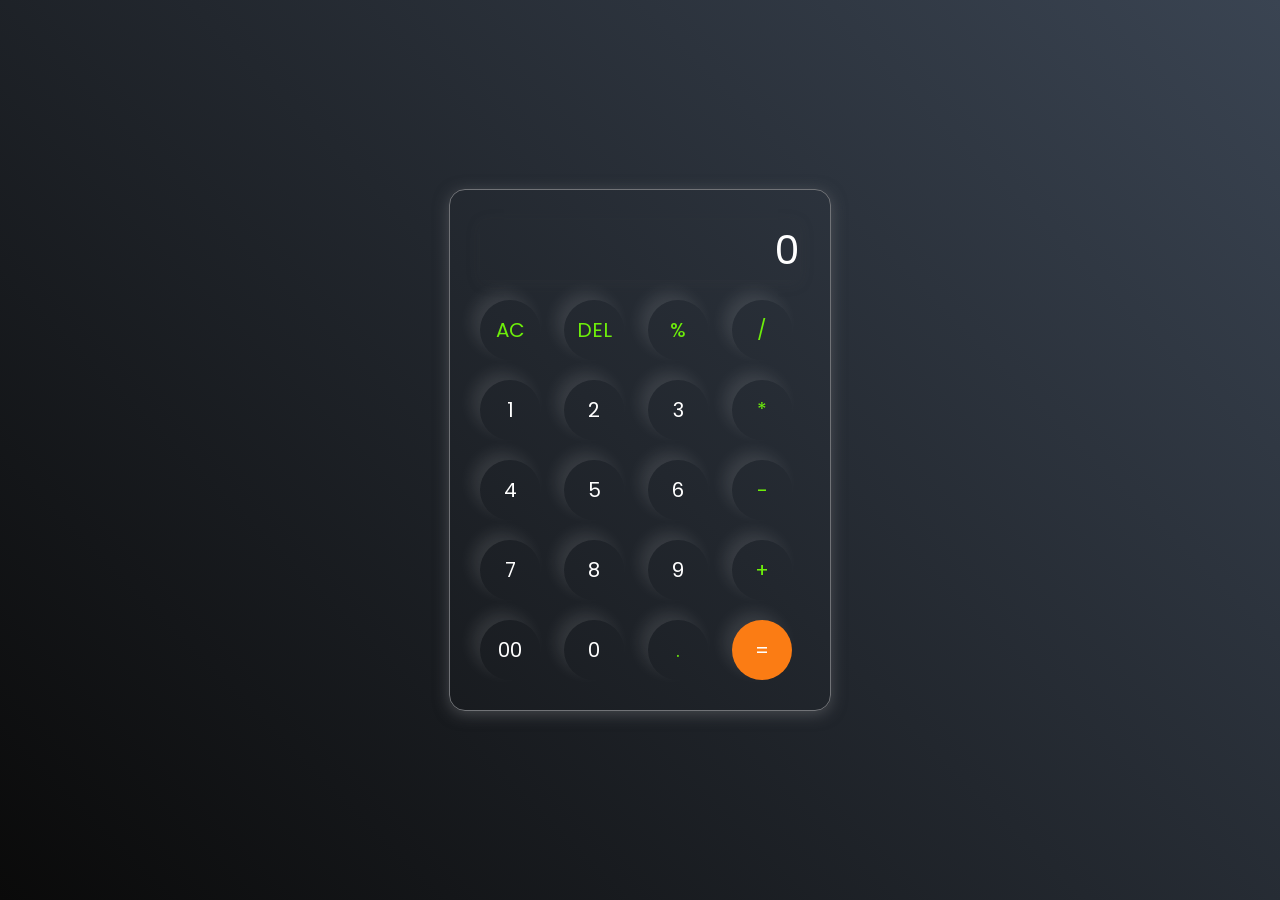
<file: portfolio/cal.html>
<!DOCTYPE html>
<html lang="en">
<head>
    <meta charset="UTF-8">
    <meta http-equiv="X-UA-Compatible" content="IE=edge">
    <meta name="viewport" content="width=device-width, initial-scale=1.0">
    <title>Document</title>
    <link rel="stylesheet" href="sstyle.css">
</head>
<body>
    <div class="calculator">
<input type="text" placeholder="0" id="inputBox">

<div>
<button class="operator">AC</button>
<button class="operator">DEL</button>
<button class="operator">%</button>
<button class="operator">/</button>
</div>
<div>
<button>1</button>
<button>2</button>
<button>3</button>
<button class="operator">*</button>
</div>
<div>
<button>4</button>
<button>5</button>
<button>6</button>
<button class="operator">-</button>
</div>
<div>
<button>7</button>
<button>8</button>
<button>9</button>
<button class="operator">+</button>
</div>
<div>
    <button>00</button>
<button>0</button>
<button class="operator">.</button>
<button class="equalBTn">=</button>
</div>
</div>
</body>
</html>
<script src="sscript.js"></script>
</file>
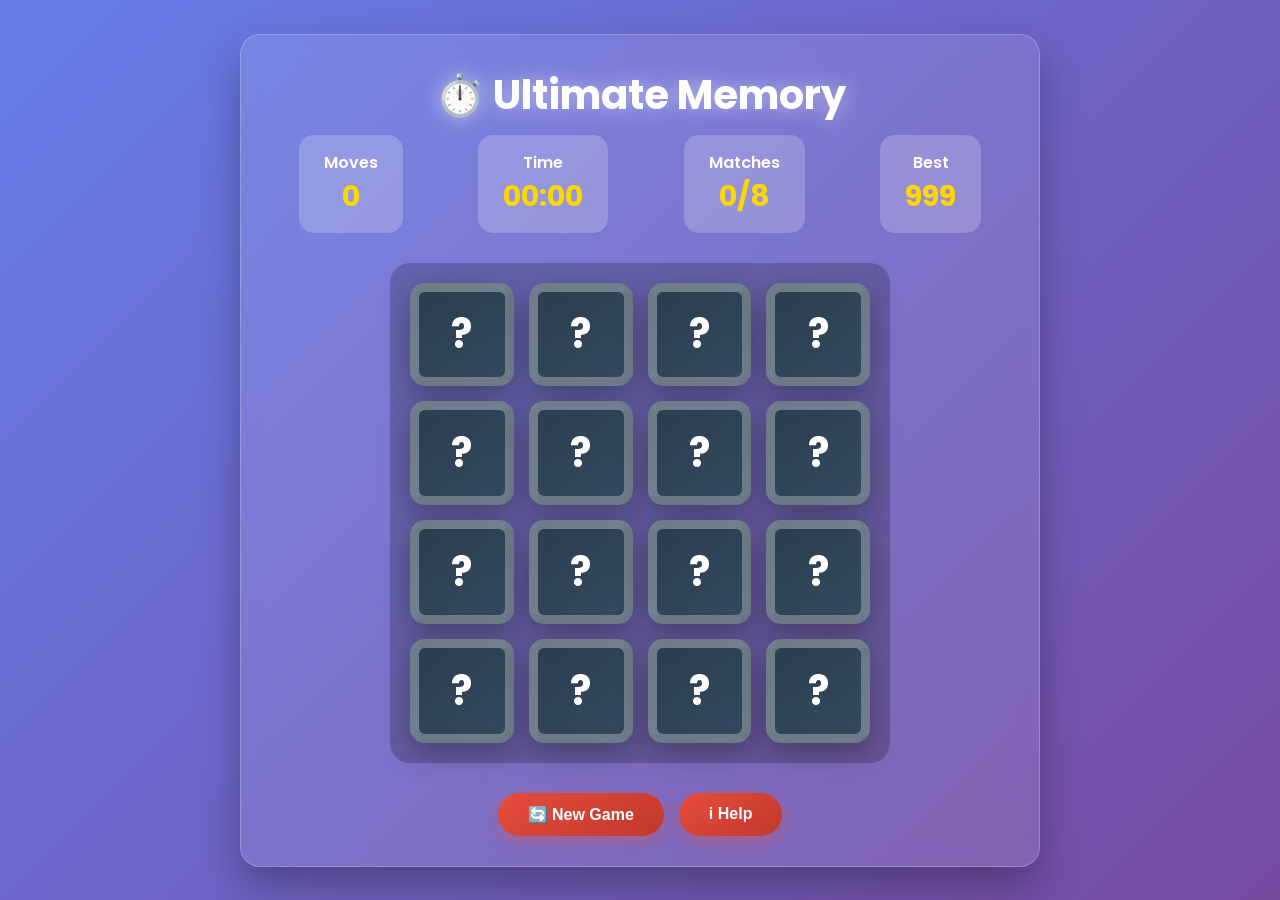
<file: portfolio/memory.html>
<!DOCTYPE html>
<html lang="en">
<head>
    <meta charset="UTF-8">
    <meta name="viewport" content="width=device-width, initial-scale=1.0">
    <title>🧠 Ultimate Memory Game</title>
    <style>
        @import url('https://fonts.googleapis.com/css2?family=Poppins:wght@400;600;700&display=swap');
        
        * { margin: 0; padding: 0; box-sizing: border-box; }

        body {
            font-family: 'Poppins', sans-serif;
            background: linear-gradient(135deg, #667eea 0%, #764ba2 100%);
            min-height: 100vh;
            display: flex;
            flex-direction: column;
            align-items: center;
            justify-content: center;
            padding: 20px;
        }

        .game-container {
            background: rgba(255,255,255,0.1);
            backdrop-filter: blur(10px);
            border-radius: 20px;
            padding: 30px;
            box-shadow: 0 20px 40px rgba(0,0,0,0.3);
            border: 1px solid rgba(255,255,255,0.2);
            text-align: center;
            max-width: 800px;
            width: 100%;
        }

        h1 {
            color: white;
            font-size: 2.5rem;
            margin-bottom: 10px;
            text-shadow: 0 0 20px rgba(255,255,255,0.5);
        }

        .stats {
            display: flex;
            justify-content: space-around;
            margin-bottom: 30px;
            flex-wrap: wrap;
            gap: 20px;
        }

        .stat {
            background: rgba(255,255,255,0.2);
            padding: 15px 25px;
            border-radius: 15px;
            color: white;
            font-weight: 600;
            min-width: 100px;
        }

        .stat-value {
            font-size: 1.8rem;
            display: block;
            color: #ffd700;
            font-weight: 700;
        }

        .timer {
            animation: pulse 2s infinite;
        }

        @keyframes pulse {
            0%, 100% { transform: scale(1); }
            50% { transform: scale(1.05); }
        }

        .game-board {
            display: grid;
            grid-template-columns: repeat(4, 1fr);
            gap: 15px;
            max-width: 500px;
            margin: 0 auto 30px;
            padding: 20px;
            background: rgba(0,0,0,0.2);
            border-radius: 20px;
        }

        /* DEFAULT GRAY BACKS - COLORS ONLY AFTER FLIP */
        .card {
            aspect-ratio: 1;
            background: linear-gradient(145deg, #2c3e50, #34495e) !important;
            cursor: pointer;
            position: relative;
            transform-style: preserve-3d;
            transition: all 0.6s;
            box-shadow: 0 10px 30px rgba(0,0,0,0.3);
            border-radius: 15px;
            border: 9px solid rgba(255,255,255,0.3);
        }

        /* COLORS APPEAR ONLY WHEN FLIPPED */
        .card.flipped.pair-0 { background: linear-gradient(145deg, #d31717, #d31717) !important; }
        .card.flipped.pair-1 { background: linear-gradient(145deg, #4ecdc4, #44a08d) !important; }
        .card.flipped.pair-2 { background: linear-gradient(145deg, #45b7d1, #3498db) !important; }
        .card.flipped.pair-3 { background: linear-gradient(145deg, #f9ca24, #f0932b) !important; }
        .card.flipped.pair-4 { background: linear-gradient(145deg, #6c5ce7, #a29bfe) !important; }
        .card.flipped.pair-5 { background: linear-gradient(145deg, #fd79a8, #e84393) !important; }
        .card.flipped.pair-6 { background: linear-gradient(145deg, #00b894, #00a085) !important; }
        .card.flipped.pair-7 { background: linear-gradient(145deg, #573b05, #e17055) !important; }

        .card.matched {
            cursor: default;
            transform: rotateY(180deg) scale(1.05);
            box-shadow: 0 0 40px rgba(255,255,255,0.8);
            border-color: rgba(255,255,255,0.8);
        }

        .card.flipped { transform: rotateY(180deg); }

        .card-face {
            position: absolute;
            width: 100%;
            height: 100%;
            backface-visibility: hidden;
            border-radius: 12px;
            display: flex;
            align-items: center;
            justify-content: center;
            font-size: 3rem;
            font-weight: bold;
        }

        .card-back { 
            background: linear-gradient(145deg, #2c3e50, #34495e);
            color: white; 
            font-size: 2.5rem;
        }

        .card-front {
            background: linear-gradient(145deg, #fff, #f8f9fa);
            color: #333;
            transform: rotateY(180deg);
            box-shadow: inset 0 0 20px rgba(0,0,0,0.1);
        }

        .controls { display: flex; gap: 15px; justify-content: center; flex-wrap: wrap; }

        button {
            background: linear-gradient(145deg, #e74c3c, #c0392b);
            color: white;
            border: none;
            padding: 12px 30px;
            border-radius: 25px;
            font-size: 1rem;
            font-weight: 600;
            cursor: pointer;
            transition: all 0.3s;
            box-shadow: 0 5px 15px rgba(231,76,60,0.4);
        }

        button:hover:not(:disabled) {
            transform: translateY(-2px);
            box-shadow: 0 8px 25px rgba(231,76,60,0.6);
        }

        button:disabled { opacity: 0.5; cursor: not-allowed; }

        .win-message {
            position: fixed;
            top: 50%;
            left: 50%;
            transform: translate(-50%, -50%);
            background: rgba(46,204,113,0.98);
            color: white;
            padding: 40px;
            border-radius: 20px;
            font-size: 1.5rem;
            text-align: center;
            box-shadow: 0 20px 60px rgba(0,0,0,0.5);
            display: none;
            z-index: 1000;
            backdrop-filter: blur(20px);
            border: 3px solid rgba(255,255,255,0.3);
        }

        @media (max-width: 600px) {
            .game-board { grid-template-columns: repeat(4, 1fr); gap: 10px; }
            h1 { font-size: 2rem; }
        }
    </style>
</head>
<body>
    <div class="game-container">
        <h1>⏱️ Ultimate Memory</h1>
        <div class="stats">
            <div class="stat">
                Moves<br><span class="stat-value" id="moves">0</span>
            </div>
            <div class="stat">
                Time<br><span class="stat-value timer" id="timer">00:00</span>
            </div>
            <div class="stat">
                Matches<br><span class="stat-value" id="matches">0/8</span>
            </div>
            <div class="stat">
                Best<br><span class="stat-value" id="bestMoves">∞</span>
            </div>
        </div>
        
        <div class="game-board" id="gameBoard"></div>
        
        <div class="controls">
            <button id="newGameBtn">🔄 New Game</button>
            <button onclick="showHelp()">i Help</button>
        </div>
    </div>

    <div class="win-message" id="winMsg">
        <h2>🎉 AMAZING WIN! 🎉</h2>
        <p><strong id="finalMoves">0</strong> moves | <strong id="finalTime">00:00</strong></p>
        <button id="playAgain">🔄 Play Again</button>
    </div>

    <script>
        let flipped = [];
        let matches = 0;
        let moveCount = 0;
        let boardLocked = false;
        let gameOver = false;
        let gameActive = false;
        let startTime = 0;
        let timerInterval = null;
        let bestMoves = localStorage.getItem('bestMoves') || 999;
        let bestTime = localStorage.getItem('bestTime') || '99:99';

        document.getElementById('bestMoves').innerText = bestMoves;

        // TIMER FUNCTIONS
        function startTimer() {
            if (gameActive) return;
            gameActive = true;
            startTime = Date.now();
            timerInterval = setInterval(updateTimer, 1000);
        }

        function updateTimer() {
            const elapsed = Math.floor((Date.now() - startTime) / 1000);
            const minutes = Math.floor(elapsed / 60).toString().padStart(2, '0');
            const seconds = (elapsed % 60).toString().padStart(2, '0');
            document.getElementById('timer').innerText = `${minutes}:${seconds}`;
        }

        function stopTimer() {
            gameActive = false;
            if (timerInterval) {
                clearInterval(timerInterval);
                timerInterval = null;
            }
        }

        function createCards() {
            const emojis = ['🦄','🐙','🐝','🐬','🦋','🐢','🐳','🦚'];
            let cardsData = [];
            
            emojis.forEach((emoji, index) => {
                cardsData.push({symbol: emoji, pair: index});
                cardsData.push({symbol: emoji, pair: index});
            });
            
            cardsData.sort(() => Math.random() - 0.5);
            
            const board = document.getElementById('gameBoard');
            board.innerHTML = '';
            
            cardsData.forEach((data) => {
                const card = document.createElement('div');
                card.className = `card pair-${data.pair}`;
                card.dataset.pair = data.pair;
                
                card.innerHTML = `
                    <div class="card-face card-back">?</div>
                    <div class="card-face card-front">${data.symbol}</div>
                `;
                
                card.addEventListener('click', function() {
                    flipCard(this);
                });
                
                board.appendChild(card);
            });
        }

        function flipCard(card) {
            if (boardLocked || gameOver || card.classList.contains('matched') || 
                card.classList.contains('flipped')) return;

            startTimer(); // Start timer on first click
            
            card.classList.add('flipped');
            flipped.push(card);
            moveCount++;
            updateDisplay();

            if (flipped.length === 2) {
                boardLocked = true;
                setTimeout(checkMatch, 1200);
            }
        }

        function checkMatch() {
            const [card1, card2] = flipped;
            
            if (card1.dataset.pair === card2.dataset.pair) {
                card1.classList.add('matched');
                card2.classList.add('matched');
                matches++;
                updateDisplay();
                
                if (matches === 8) {
                    gameOver = true;
                    stopTimer();
                    showWin();
                }
            } else {
                card1.classList.remove('flipped');
                card2.classList.remove('flipped');
            }
            
            flipped = [];
            boardLocked = false;
        }

        function updateDisplay() {
            document.getElementById('moves').innerText = moveCount;
            document.getElementById('matches').innerText = `${matches}/8`;
        }

        function showWin() {
            const timeStr = document.getElementById('timer').innerText;
            document.getElementById('finalMoves').innerText = moveCount;
            document.getElementById('finalTime').innerText = timeStr;
            
            // Update best scores
            if (moveCount < bestMoves) {
                bestMoves = moveCount;
                localStorage.setItem('bestMoves', bestMoves);
                document.getElementById('bestMoves').innerText = bestMoves;
            }
            
            document.getElementById('winMsg').style.display = 'block';
        }

        function resetGame() {
            flipped = [];
            matches = 0;
            moveCount = 0;
            boardLocked = false;
            gameOver = false;
            gameActive = false;
            stopTimer();
            document.getElementById('winMsg').style.display = 'none';
            document.getElementById('timer').innerText = '00:00';
            updateDisplay();
            createCards();
        }

        function showHelp() {
            alert('⏱️ ULTIMATE MEMORY\n\n'+
                '• All cards GRAY initially\n'+
                '• Colors REVEALED when FLIPPED\n'+
                '• Match emoji pairs\n'+
                '• Timer starts on first click\n'+
                '• Game STOPS on WIN!\n\n'+
                '🎯 Beat move & time records!');
        }

        // Event Listeners
        document.getElementById('newGameBtn').onclick = resetGame;
        document.getElementById('playAgain').onclick = resetGame;

        // Initialize
        window.onload = createCards;
    </script>
</body>
</html>
</file>
<file: portfolio/sstyle.css>
@import url('https://fonts.googleapis.com/css2?family=Poppins:wght@500&display=swap');
*{
margin: 0;
 padding: 0; 
box-sizing: border-box;
font-family:'Poppins', sans-serif;
}
body{
width: 100%; 
height: 100vh; 
display: flex;
justify-content: center;
align-items:center;
background: linear-gradient(45deg,#0a0a0a,#3a4452);
}
.calculator{
border: 1px solid #717377;
padding: 20px; 
border-radius: 16px;
background: transparent; 
box-shadow: 0px 3px 15px rgba(113,115,119,0.5);
}
input{
width:320px; 
border: none; 
padding: 2;  
margin: 10px; 
background: transparent;
box-shadow: 0px 3px 15px rgba(84, 84, 84, 0.1);
font-size:40px;
text-align: right;
color: #ffffff;
cursor:pointer;
}
input::placeholder{
 color: #ffffff;
}
button{
 border:none;
width: 60px; 
height: 60px;
 margin: 10px;
  border-radius: 50%;
background: transparent;
 color:#ffffff;
font-size: 20px;
box-shadow: -8px -8px 15px rgba(255,255, 255, 0.1);
cursor: pointer;
}
.equalBTn{
    background-color:#fb7c14;
}
.operator{
    color:#6dee0a;
}
</file>
